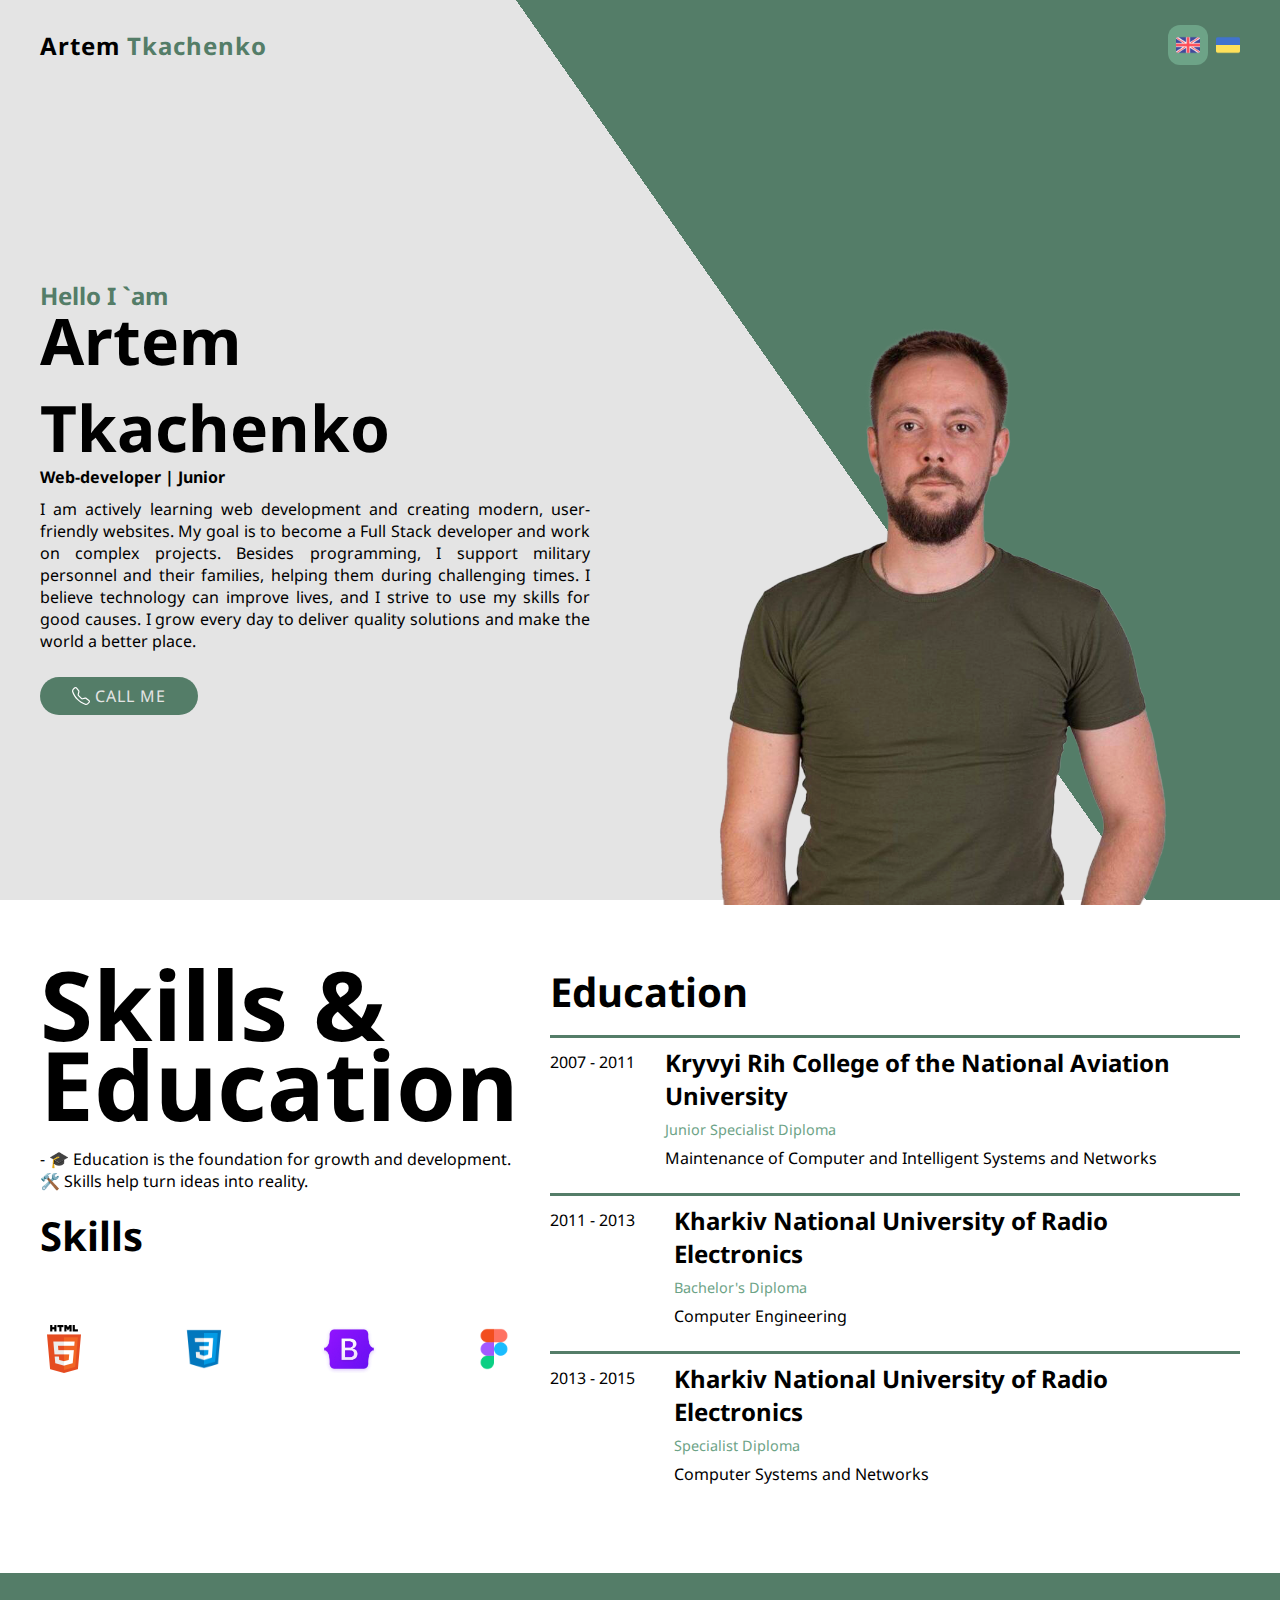
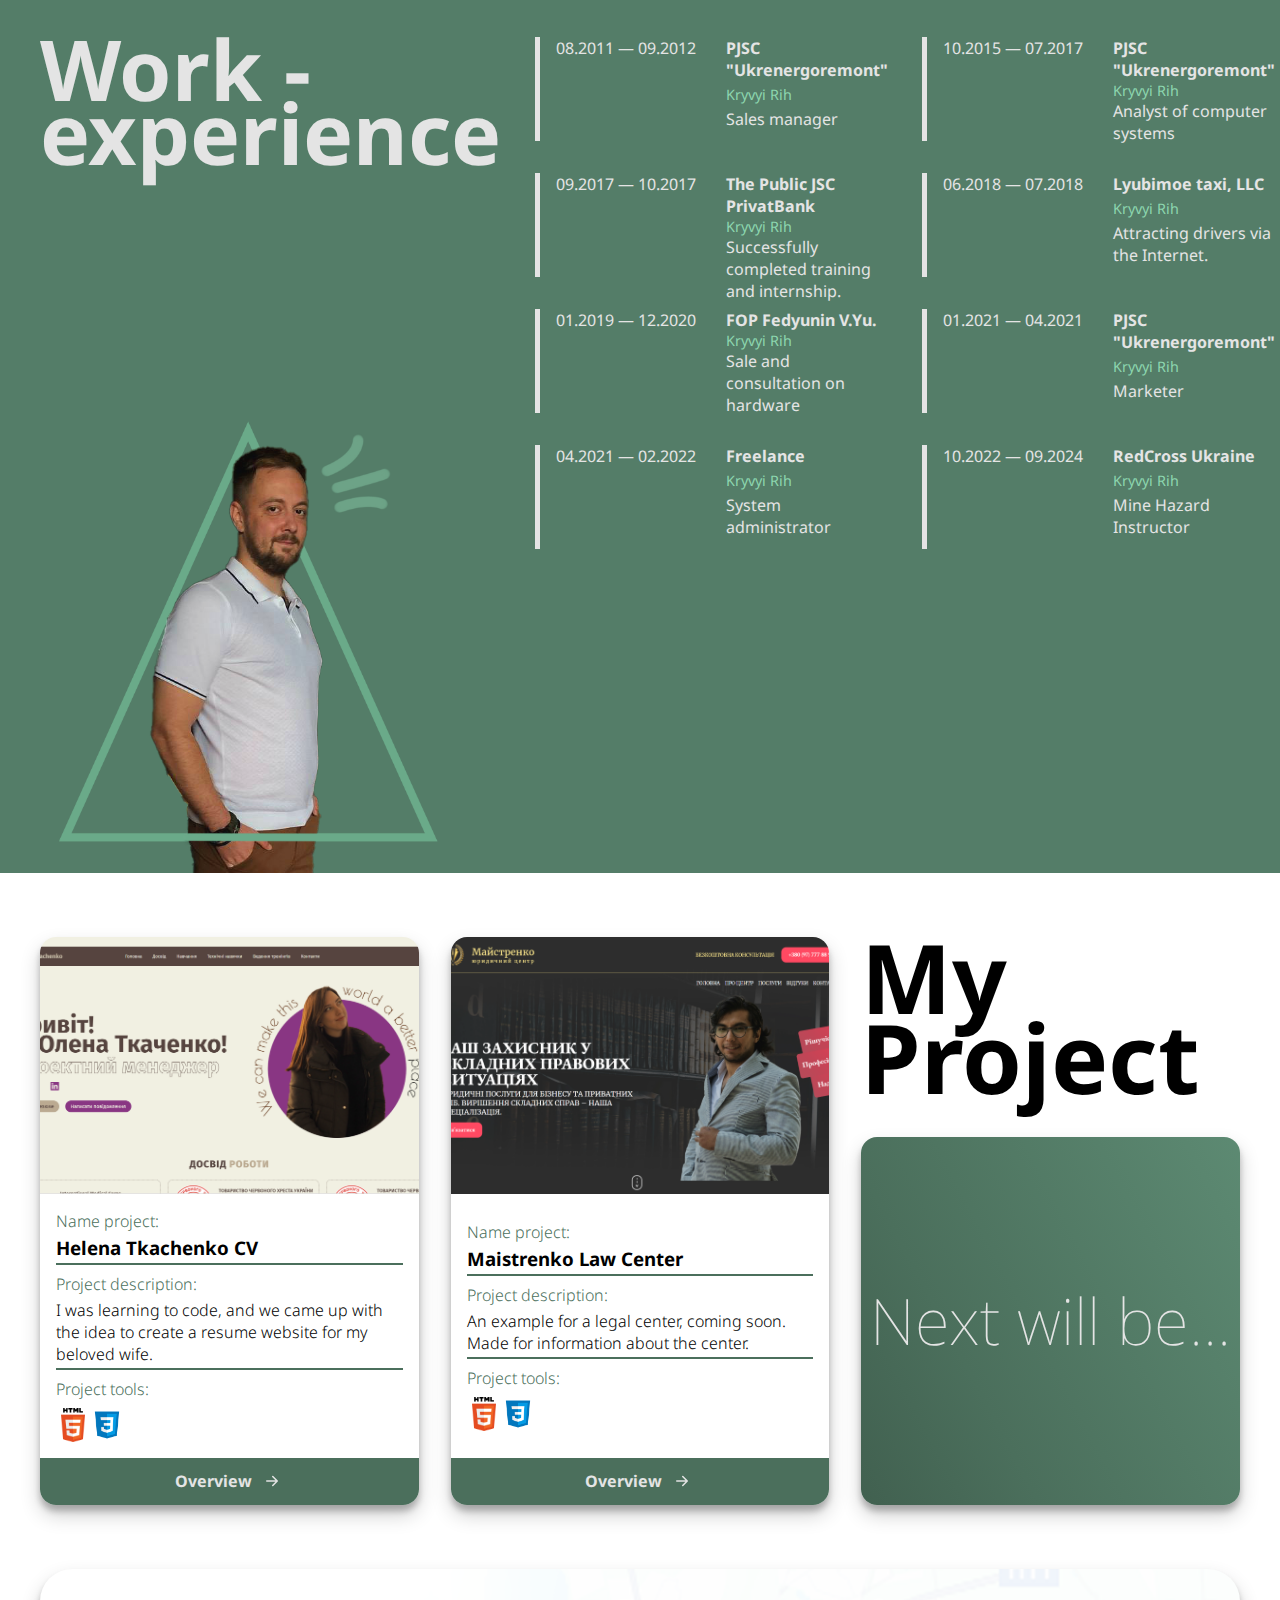
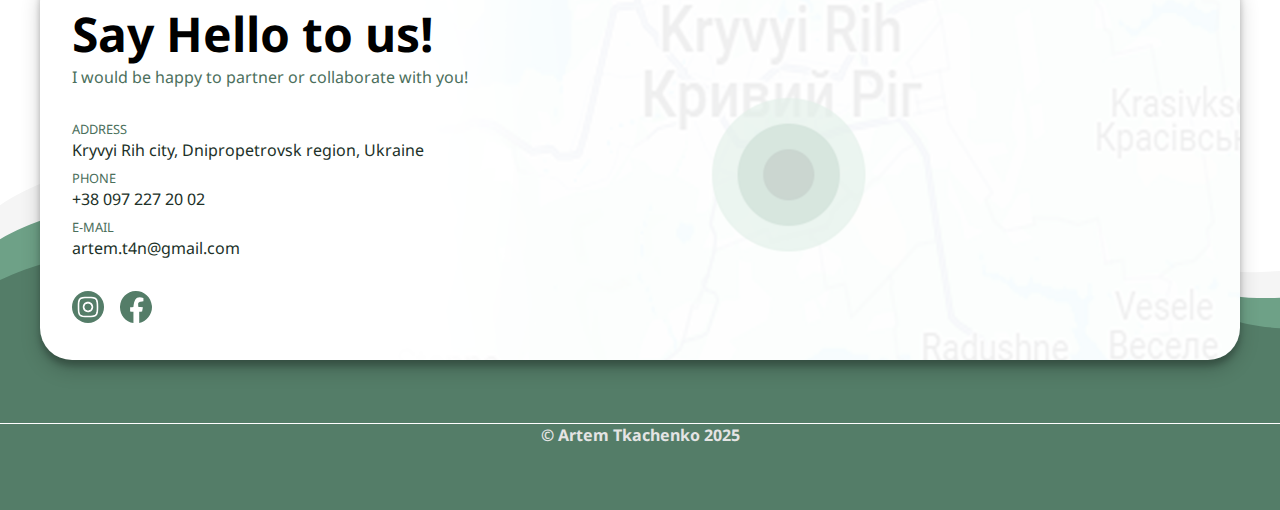
<file: index.html>
<!DOCTYPE html>
<html lang="en">
<head>
    <meta charset="UTF-8">
    <meta name="viewport" content="width=device-width, initial-scale=1.0">
    <title>Artem Tkachenko</title>
    <link rel="stylesheet" href="./style/style.css">
    <link rel="shortcut icon" href="./accest/images/favicon.png" type="image/x-icon">
    <link rel="preconnect" href="https://fonts.googleapis.com">
    <link rel="preconnect" href="https://fonts.gstatic.com" crossorigin>
    <link href="https://fonts.googleapis.com/css2?family=Arsenal+SC:ital,wght@0,400;0,700;1,400;1,700&family=Noto+Sans:ital,wght@0,100..900;1,100..900&display=swap" rel="stylesheet">
</head>
<body>
    <!--Header Block-->
    <header id="header" class="header">
        <section class="container">
            <div class="header-top">
                <a href="#" class="logotype">Artem <span class="green-color">Tkachenko</span></a>
                <div class="language">
                    <div class="language-items active-lang">
                        <a href="#"><img src="./accest/images/icon/united-kingdom.png" alt="United Kingdom icon language" height="24"></a>
                    </div>
                    <div class="language-items">
                        <a href="./ua/index.html"><img src="./accest/images/icon/ukraine.png" alt="Ukraine icon language" height="24"></a>
                    </div>
                </div>
            </div>
            <div class="hero">
                <div class="hero-text">
                    <div class="my-name"><span class="green-color">Hello I `am</span>
                    <h1>Artem Tkachenko</h1></div>
                    <p class="my-profession">Web-developer | Junior</p>
                    <p class="my-info">
                         I am actively learning web development and creating modern, user-friendly websites. My goal is to become a Full Stack developer and work on complex projects. Besides programming, I support military personnel and their families, helping them during challenging times. I believe technology can improve lives, and I strive to use my skills for good causes. I grow every day to deliver quality solutions and make the world a better place.
                    </p>
                    <div class="message-me">
                        <a href="tel:+380972272002" class="btn-link flex-link"><img src="./accest/images/icon/telephone-forward-fill.svg" alt=""> Call me  </a>
                    </div>
                </div>
                <div class="hero-img">
                    <img src="./accest/images/artem-tkachenko-avatar.png" alt="Artem Tkachenko photo" height="640">
                </div>
                </div>
            </div>   
        </section>
    </header>
    
    <!--Main Block-->
    <main id="main" class="main">
        <div class="container">
            <div class="education">
                <div class="education-title">
                    <h2>Skills & <br/>Education</h2>
                    <p>- 🎓 Education is the foundation for growth and development. 🛠️ Skills help turn ideas into reality.</p>
                </div>
                <div class="education-info">
                    <h3>Education</h3>
                    <div class="education-info-items">
                        <div class="education-info-item">
                            <div class="education-time">2007 - 2011</div>
                            <div class="education-name-info">
                                <div class="education-name-ucniversity"><p>Kryvyi Rih College of the National Aviation University
                                </p></div>
                                <div class="education-diploma"><p>Junior Specialist Diploma</p></div>
                                <div class="education-name-specialty"><p>Maintenance of Computer and Intelligent Systems and Networks
                                </p></div>
                            </div>
                        </div>
                        <div class="education-info-item">
                            <div class="education-time">2011 - 2013</div>
                            <div class="education-name-info">
                                <div class="education-name-ucniversity"><p>Kharkiv National University of Radio Electronics
                                </p></div>
                                <div class="education-diploma"><p>Bachelor's Diploma</p></div>
                                <div class="education-name-specialty"><p>Computer Engineering
                                </p></div>
                            </div>
                        </div>
                        <div class="education-info-item">
                            <div class="education-time">2013 - 2015</div>
                            <div class="education-name-info">
                                <div class="education-name-ucniversity"><p>Kharkiv National University of Radio Electronics
                                </p></div>
                                <div class="education-diploma"><p>Specialist Diploma</p></div>
                                <div class="education-name-specialty"><p>Computer Systems and Networks
                                </p></div>
                            </div>
                        </div>
                    </div>
                </div>
                <div class="skills">
                    <h3>Skills</h3>
                    <div class="skills-items">
                        <div class="skill-item">
                            <img src="./accest/images/icon/html5.png" alt="Icon HTML5">
                        </div>
                        <div class="skill-item">
                            <img src="./accest/images/icon/css3.png" alt="Icon CSS3">
                        </div>
                        <div class="skill-item">
                            <img src="./accest/images/icon/bootstrap.png" alt="Boostrap Icon">
                        </div>
                        <div class="skill-item">
                            <img src="./accest/images/icon/figma.png" alt="Figma Icon">
                        </div>
                    </div>
                </div>
            </div>
        </div>
        <div class="work-experience">
            <div class="container work-box">
                <div class="work-title">
                    <h2>Work - <br/> experience</h2>
                </div>
                <div class="work-images-block">
                    <img src="./accest/images/artem-tkachenko-avatar-two.png" alt="Artem Tkachenko Photo 2">
                </div>
                <div class="work-information">
                    <div class="work-item">
                        <div class="work-date">
                            <p>08.2011 — 09.2012</p>
                        </div>
                        <div class="work-company">
                            <p>PJSC "Ukrenergoremont"</p>
                        </div>
                        <div class="work-city">Kryvyi Rih</div>
                        <div class="work-position">
                            <p>Sales manager</p>
                        </div>
                    </div>
                    <div class="work-item">
                        <div class="work-date">
                            <p>10.2015 — 07.2017</p>
                        </div>
                        <div class="work-company">
                            <p>PJSC "Ukrenergoremont"</p>
                        </div>
                        <div class="work-city">Kryvyi Rih</div>
                        <div class="work-position">
                            <p>Analyst of computer systems</p>
                        </div>
                    </div>
                    <div class="work-item">
                        <div class="work-date">
                            <p>09.2017 — 10.2017</p>
                        </div>
                        <div class="work-company">
                            <p>The Public JSC PrivatBank</p>
                        </div>
                        <div class="work-city">Kryvyi Rih</div>
                        <div class="work-position">
                            <p>Successfully completed training and internship.</p>
                        </div>
                    </div>
                    <div class="work-item">
                        <div class="work-date">
                            <p>06.2018 — 07.2018</p>
                        </div>
                        <div class="work-company">
                            <p>Lyubimoe taxi, LLC</p>
                        </div>
                        <div class="work-city">Kryvyi Rih</div>
                        <div class="work-position">
                            <p>Attracting drivers via the Internet.</p>
                        </div>
                    </div>
                    <div class="work-item">
                        <div class="work-date">
                            <p>01.2019 — 12.2020</p>
                        </div>
                        <div class="work-company">
                            <p>FOP Fedyunin V.Yu.</p>
                        </div>
                        <div class="work-city">Kryvyi Rih</div>
                        <div class="work-position">
                            <p>Sale and consultation on hardware</p>
                        </div>
                    </div>
                    <div class="work-item">
                        <div class="work-date">
                            <p>01.2021 — 04.2021</p>
                        </div>
                        <div class="work-company">
                            <p>PJSC "Ukrenergoremont"</p>
                        </div>
                        <div class="work-city">Kryvyi Rih</div>
                        <div class="work-position">
                            <p>Marketer</p>
                        </div>
                    </div>
                    <div class="work-item">
                        <div class="work-date">
                            <p>04.2021 — 02.2022</p>
                        </div>
                        <div class="work-company">
                            <p>Freelance</p>
                        </div>
                        <div class="work-city">Kryvyi Rih</div>
                        <div class="work-position">
                            <p>System administrator</p>
                        </div>
                    </div>
                    <div class="work-item">
                        <div class="work-date">
                            <p>10.2022 — 09.2024</p>
                        </div>
                        <div class="work-company">
                            <p>RedCross Ukraine</p>
                        </div>
                        <div class="work-city">Kryvyi Rih</div>
                        <div class="work-position">
                            <p>Mine Hazard Instructor</p>
                        </div>
                    </div>
                </div>
            </div>
        </div>
        <div class="container">
            <div class="my-projects">
                <div class="projects-title">
                    <h2>My<br /> Project</h2>
                </div>
                <div class="project-block project-1">
                    <div class="project-image">
                        <img src="./accest/images/projects/HelenaTkachenko.png" alt="Project website for Helena Tkachenko">
                    </div>
                    <div class="project-text">
                        <div class="project-name">
                            <p class="project-title">Name project: </p>
                            <h3 class="p02-block-project">Helena Tkachenko CV</h3>
                        </div>
                        <div class="project-description">
                            <p class="project-title">Project description: </p>
                            <p class="project-description-txt p02-block-project">I was learning to code, and we came up with the idea to create a resume website for my beloved wife.  </p>
                        </div>
                        <div class="project-tools">
                            <p class="project-title">Project tools: </p>
                            <div class="project-tools-items">
                                <img src="./accest/images/icon/html5.png" alt="HTML 5 icon">
                                <img src="./accest/images/icon/css3.png" alt="CSS icon">
                            </div>
                        </div>
                    </div>
                    <div class="btn-full-block">
                        <a href="https://helena-tkachenko.netlify.app/" target="_blank">Overview
                            <svg xmlns="http://www.w3.org/2000/svg" width="24" height="24" fill="currentColor" class="bi bi-arrow-right-short" viewBox="0 0 16 16">
                            <path fill-rule="evenodd" d="M4 8a.5.5 0 0 1 .5-.5h5.793L8.146 5.354a.5.5 0 1 1 .708-.708l3 3a.5.5 0 0 1 0 .708l-3 3a.5.5 0 0 1-.708-.708L10.293 8.5H4.5A.5.5 0 0 1 4 8"/>
                          </svg></a>
                    </div>
                </div>
                <div class="project-block project-2">
                    <div class="project-image">
                        <img src="./accest/images/projects/Maistrenko.png" alt="Project website for Maksim Maistrenko">
                    </div>
                    <div class="project-text">
                        <div class="project-name">
                            <p class="project-title">Name project: </p>
                            <h3 class="p02-block-project">Maistrenko Law Center</h3>
                        </div>
                        <div class="project-description">
                            <p class="project-title">Project description: </p>
                            <p class="project-description-txt p02-block-project">An example for a legal center, coming soon. Made for information about the center.</p>
                        </div>
                        <div class="project-tools">
                            <p class="project-title">Project tools: </p>
                            <div class="project-tools-items">
                                <img src="./accest/images/icon/html5.png" alt="HTML 5 icon">
                                <img src="./accest/images/icon/css3.png" alt="CSS icon">
                            </div>
                        </div>
                    </div>
                    <div class="btn-full-block">
                        <a href="https://maystrenko.netlify.app" target="_blank">Overview
                            <svg xmlns="http://www.w3.org/2000/svg" width="24" height="24" fill="currentColor" class="bi bi-arrow-right-short" viewBox="0 0 16 16">
                            <path fill-rule="evenodd" d="M4 8a.5.5 0 0 1 .5-.5h5.793L8.146 5.354a.5.5 0 1 1 .708-.708l3 3a.5.5 0 0 1 0 .708l-3 3a.5.5 0 0 1-.708-.708L10.293 8.5H4.5A.5.5 0 0 1 4 8"/>
                          </svg></a>
                    </div>
                </div>
                <div class="project-block project-information">
                    <p>Next will be...</p>
                </div>
            </div>
        </div>
        <section class="contact">
            <div class="container">
                <div class="contact-box">
                        <div class="contact-welcome">
                            <h2>Say Hello to us!</h2>
                            <p>I would be happy to partner or collaborate with you!</p>
                        </div>
                        <div class="contact-information">
                            <div class="contact-address">
                                <p>Address</p>
                                <a href="https://maps.app.goo.gl/GwkGtrSG1kaXCHMe7" target="_blank">Kryvyi Rih city,
                                    Dnipropetrovsk region, Ukraine</a>
                            </div>
                            <div class="contact-phone">
                                <p>Phone</p>
                                <a href="tel:380972272002">+38 097 227 20 02</a>
                            </div>
                            <div class="contact-email">
                                <p>E-mail</p>
                                <a href="mailto:artem.t4n@gmail.com">artem.t4n@gmail.com</a>
                            </div>
                        </div>
                        <div class="contact-link">
                            <div class="contact-social">
                                <a href="#"><img src="./accest/images/icon/social/instagram.svg" alt="Instagram Icon"></a>
                                <a href="#"><img src="./accest/images/icon/social/facebook.svg" alt="Facebook Icon"></a>
                            </div>
                        </div>
                </div>
            </div>
        </section>
    </main>

    <!--Footer-->
    <footer id="footer">
        <p>© Artem Tkachenko 2025</p>
    </footer>
</body>
</html>
</file>
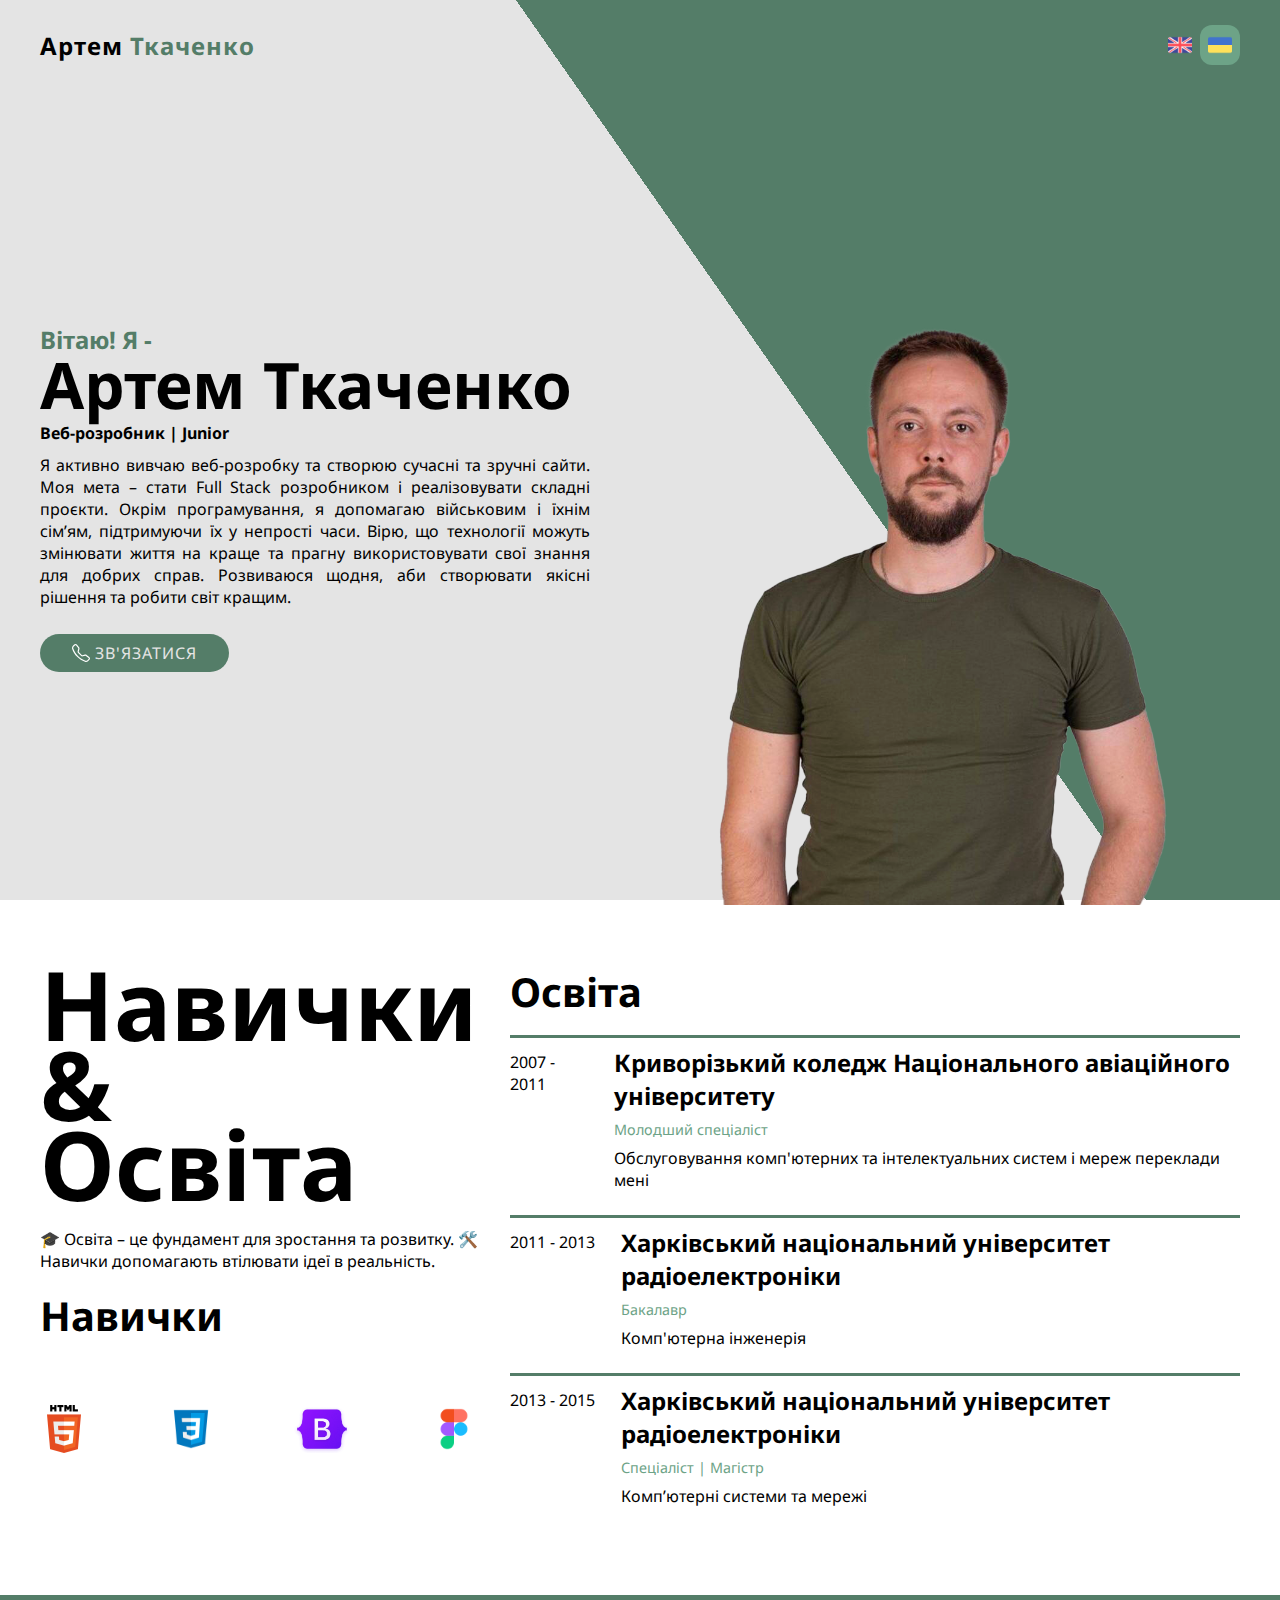
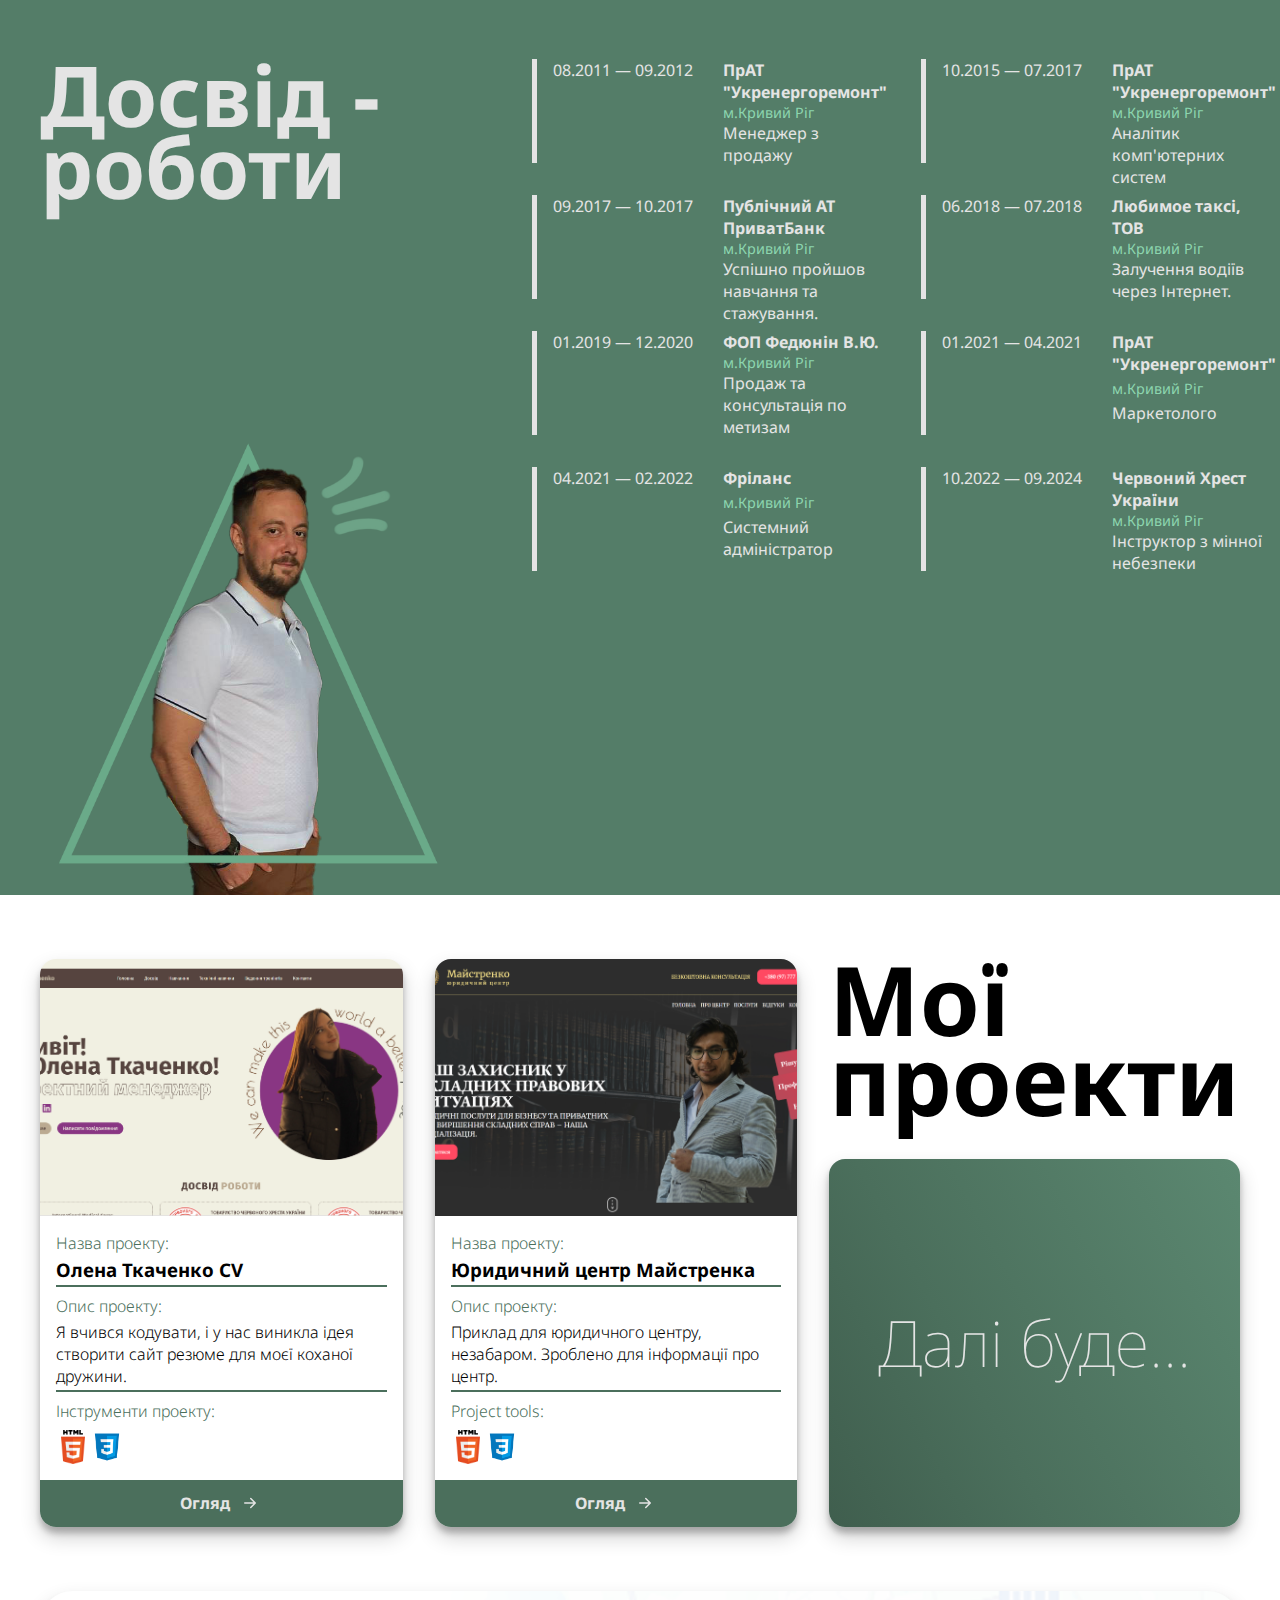
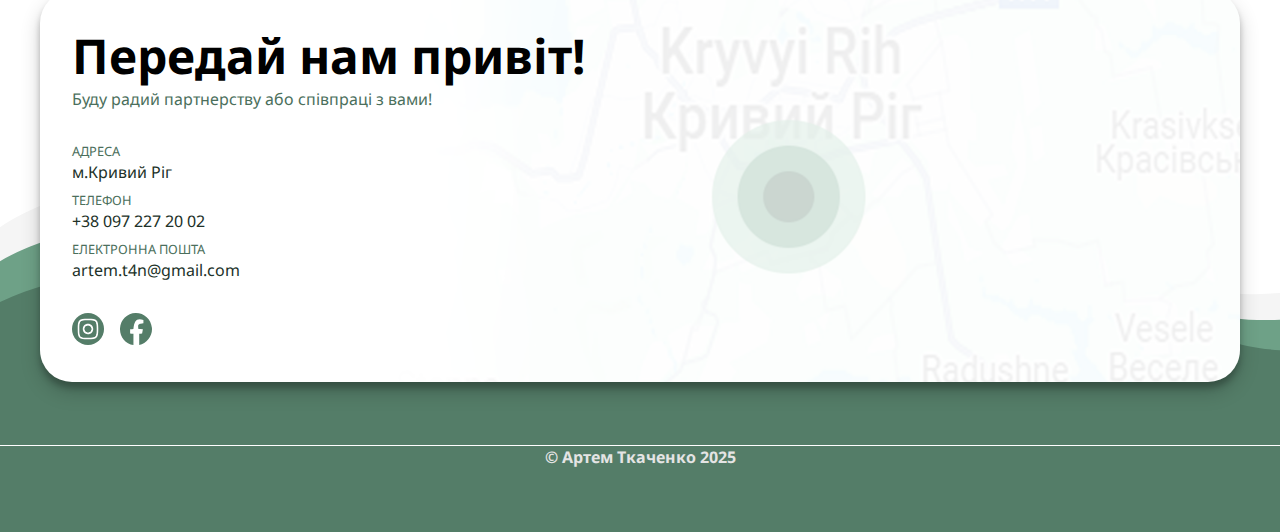
<file: ua/index.html>
<!DOCTYPE html>
<html lang="en">
<head>
    <meta charset="UTF-8">
    <meta name="viewport" content="width=device-width, initial-scale=1.0">
    <title>Artem Tkachenko</title>
    <link rel="stylesheet" href="../style/style.css">
    <link rel="stylesheet" href="./style/styleUa.css">
    <link rel="shortcut icon" href="../accest/images/favicon.png" type="image/x-icon">
    <link rel="preconnect" href="https://fonts.googleapis.com">
    <link rel="preconnect" href="https://fonts.gstatic.com" crossorigin>
    <link href="https://fonts.googleapis.com/css2?family=Arsenal+SC:ital,wght@0,400;0,700;1,400;1,700&family=Noto+Sans:ital,wght@0,100..900;1,100..900&display=swap" rel="stylesheet">
</head>
<body>
    <!--Header Block-->
    <header id="header" class="header">
        <section class="container">
            <div class="header-top">
                <a href="#" class="logotype">Артем <span class="green-color">Ткаченко</span></a>
                <div class="language">
                    <div class="language-items ">
                        <a href="../index.html"><img src="../accest/images/icon/united-kingdom.png" alt="United Kingdom icon language" height="24"></a>
                    </div>
                    <div class="language-items active-lang">
                        <a href="#"><img src="../accest/images/icon/ukraine.png" alt="Ukraine icon language" height="24"></a>
                    </div>
                </div>
            </div>
            <div class="hero">
                <div class="hero-text">
                    <div class="my-name"><span class="green-color">Вітаю! Я -</span>
                    <h1>Артем Ткаченко</h1></div>
                    <p class="my-profession">Веб-розробник | Junior</p>
                    <p class="my-info">
                        Я активно вивчаю веб-розробку та створюю сучасні та зручні сайти. Моя мета – стати Full Stack розробником і реалізовувати складні проєкти. Окрім програмування, я допомагаю військовим і їхнім сім’ям, підтримуючи їх у непрості часи. Вірю, що технології можуть змінювати життя на краще та прагну використовувати свої знання для добрих справ. Розвиваюся щодня, аби створювати якісні рішення та робити світ кращим.
                    </p>
                    <div class="message-me">
                        <a href="tel:+380972272002" class="btn-link flex-link">
                            <img src="../accest/images/icon/telephone-forward-fill.svg" alt="">   Зв'язатися</a>
                    </div>
                </div>
                <div class="hero-img">
                    <img src="../accest/images/artem-tkachenko-avatar.png" alt="Artem Tkachenko photo" height="640">
                </div>
                </div>
            </div>   
        </section>
    </header>
    
    <!--Main Block-->
    <main id="main">
        <section class="container">
            <div class="education">
                <div class="education-title">
                    <h2>Навички & <br/>Освіта</h2>
                    <p>🎓 Освіта – це фундамент для зростання та розвитку. 🛠️ Навички допомагають втілювати ідеї в реальність.</p>
                </div>
                <div class="education-info">
                    <h3>Освіта</h3>
                    <div class="education-info-items">
                        <div class="education-info-item">
                            <div class="education-time">2007 - 2011</div>
                            <div class="education-name-info">
                                <div class="education-name-ucniversity"><p>Криворізький коледж Національного авіаційного університету
                                </p></div>
                                <div class="education-diploma"><p>Молодший спеціаліст</p></div>
                                <div class="education-name-specialty"><p>Обслуговування комп'ютерних та інтелектуальних систем і мереж переклади мені
                                </p></div>
                            </div>
                        </div>
                        <div class="education-info-item">
                            <div class="education-time">2011 - 2013</div>
                            <div class="education-name-info">
                                <div class="education-name-ucniversity"><p>Харківський національний університет радіоелектроніки
                                </p></div>
                                <div class="education-diploma"><p>Бакалавр</p></div>
                                <div class="education-name-specialty"><p>Комп'ютерна інженерія
                                </p></div>
                            </div>
                        </div>
                        <div class="education-info-item">
                            <div class="education-time">2013 - 2015</div>
                            <div class="education-name-info">
                                <div class="education-name-ucniversity"><p>Харківський національний університет радіоелектроніки
                                </p></div>
                                <div class="education-diploma"><p>Спеціаліст | Магістр</p></div>
                                <div class="education-name-specialty"><p>Комп’ютерні системи та мережі
                                </p></div>
                            </div>
                        </div>
                    </div>
                </div>
                <div class="skills">
                    <h3>Навички</h3>
                    <div class="skills-items">
                        <div class="skill-item">
                            <img src="../accest/images/icon/html5.png" alt="Icon HTML5">
                        </div>
                        <div class="skill-item">
                            <img src="../accest/images/icon/css3.png" alt="Icon CSS3">
                        </div>
                        <div class="skill-item">
                            <img src="../accest/images/icon/bootstrap.png" alt="Boostrap Icon">
                        </div>
                        <div class="skill-item">
                            <img src="../accest/images/icon/figma.png" alt="Figma Icon">
                        </div>
                    </div>
                </div>
            </div>
        </section>
        <section class="work-experience">
            <div class="container work-box">
                <div class="work-title">
                    <h2>Досвід - <br/> роботи</h2>
                </div>
                <div class="work-images-block">
                    <img src="../accest/images/artem-tkachenko-avatar-two.png" alt="Artem Tkachenko Photo 2">
                </div>
                <div class="work-information">
                    <div class="work-item">
                        <div class="work-date">
                            <p>08.2011 — 09.2012</p>
                        </div>
                        <div class="work-company">
                            <p>ПрАТ "Укренергоремонт"</p>
                        </div>
                        <div class="work-city">м.Кривий Ріг</div>
                        <div class="work-position">
                            <p>Менеджер з продажу</p>
                        </div>
                    </div>
                    <div class="work-item">
                        <div class="work-date">
                            <p>10.2015 — 07.2017</p>
                        </div>
                        <div class="work-company">
                            <p>ПрАТ "Укренергоремонт"</p>
                        </div>
                        <div class="work-city">м.Кривий Ріг</div>
                        <div class="work-position">
                            <p>Аналітик комп'ютерних систем</p>
                        </div>
                    </div>
                    <div class="work-item">
                        <div class="work-date">
                            <p>09.2017 — 10.2017</p>
                        </div>
                        <div class="work-company">
                            <p>Публічний АТ ПриватБанк</p>
                        </div>
                        <div class="work-city">м.Кривий Ріг</div>
                        <div class="work-position">
                            <p>Успішно пройшов навчання та стажування.</p>
                        </div>
                    </div>
                    <div class="work-item">
                        <div class="work-date">
                            <p>06.2018 — 07.2018</p>
                        </div>
                        <div class="work-company">
                            <p>Любимое таксі, ТОВ</p>
                        </div>
                        <div class="work-city">м.Кривий Ріг</div>
                        <div class="work-position">
                            <p>Залучення водіїв через Інтернет.</p>
                        </div>
                    </div>
                    <div class="work-item">
                        <div class="work-date">
                            <p>01.2019 — 12.2020</p>
                        </div>
                        <div class="work-company">
                            <p>ФОП Федюнін В.Ю.</p>
                        </div>
                        <div class="work-city">м.Кривий Ріг</div>
                        <div class="work-position">
                            <p>Продаж та консультація по метизам</p>
                        </div>
                    </div>
                    <div class="work-item">
                        <div class="work-date">
                            <p>01.2021 — 04.2021</p>
                        </div>
                        <div class="work-company">
                            <p>ПрАТ "Укренергоремонт"</p>
                        </div>
                        <div class="work-city">м.Кривий Ріг</div>
                        <div class="work-position">
                            <p>Маркетолого</p>
                        </div>
                    </div>
                    <div class="work-item">
                        <div class="work-date">
                            <p>04.2021 — 02.2022</p>
                        </div>
                        <div class="work-company">
                            <p>Фріланс</p>
                        </div>
                        <div class="work-city">м.Кривий Ріг</div>
                        <div class="work-position">
                            <p>Системний адміністратор</p>
                        </div>
                    </div>
                    <div class="work-item">
                        <div class="work-date">
                            <p>10.2022 — 09.2024</p>
                        </div>
                        <div class="work-company">
                            <p>Червоний Хрест України</p>
                        </div>
                        <div class="work-city">м.Кривий Ріг</div>
                        <div class="work-position">
                            <p>Інструктор з мінної небезпеки</p>
                        </div>
                    </div>
                </div>
            </div>
        </section>
        <section class="container">
            <div class="my-projects">
                <div class="projects-title">
                    <h2>Мої<br /> проекти</h2>
                </div>
                <div class="project-block project-1">
                    <div class="project-image">
                        <img src="../accest/images/projects/HelenaTkachenko.png" alt="Project website for Helena Tkachenko">
                    </div>
                    <div class="project-text">
                        <div class="project-name">
                            <p class="project-title">Назва проекту: </p>
                            <h3 class="p02-block-project">Олена Ткаченко CV</h3>
                        </div>
                        <div class="project-description">
                            <p class="project-title">Опис проекту: </p>
                            <p class="project-description-txt p02-block-project">Я вчився кодувати, і у нас виникла ідея створити сайт резюме для моєї коханої дружини. </p>
                        </div>
                        <div class="project-tools">
                            <p class="project-title">Інструменти проекту: </p>
                            <div class="project-tools-items">
                                <img src="../accest/images/icon/html5.png" alt="HTML 5 icon">
                                <img src="../accest/images/icon/css3.png" alt="CSS icon">
                            </div>
                        </div>
                    </div>
                    <div class="btn-full-block">
                        <a href="https://helena-tkachenko.netlify.app/" target="_blank">Огляд
                            <svg xmlns="http://www.w3.org/2000/svg" width="24" height="24" fill="currentColor" class="bi bi-arrow-right-short" viewBox="0 0 16 16">
                            <path fill-rule="evenodd" d="M4 8a.5.5 0 0 1 .5-.5h5.793L8.146 5.354a.5.5 0 1 1 .708-.708l3 3a.5.5 0 0 1 0 .708l-3 3a.5.5 0 0 1-.708-.708L10.293 8.5H4.5A.5.5 0 0 1 4 8"/>
                          </svg></a>
                    </div>
                </div>
                <div class="project-block project-2">
                    <div class="project-image">
                        <img src="../accest/images/projects/Maistrenko.png" alt="Project website for Maksim Maistrenko">
                    </div>
                    <div class="project-text">
                        <div class="project-name">
                            <p class="project-title">Назва проекту: </p>
                            <h3 class="p02-block-project">Юридичний центр Майстренка</h3>
                        </div>
                        <div class="project-description">
                            <p class="project-title">Опис проекту: </p>
                            <p class="project-description-txt p02-block-project">Приклад для юридичного центру, незабаром. Зроблено для інформації про центр.</p>
                        </div>
                        <div class="project-tools">
                            <p class="project-title">Project tools: </p>
                            <div class="project-tools-items">
                                <img src="../accest/images/icon/html5.png" alt="HTML 5 icon">
                                <img src="../accest/images/icon/css3.png" alt="CSS icon">
                            </div>
                        </div>
                    </div>
                    <div class="btn-full-block">
                        <a href="https://maystrenko.netlify.app" target="_blank">Огляд
                            <svg xmlns="http://www.w3.org/2000/svg" width="24" height="24" fill="currentColor" class="bi bi-arrow-right-short" viewBox="0 0 16 16">
                            <path fill-rule="evenodd" d="M4 8a.5.5 0 0 1 .5-.5h5.793L8.146 5.354a.5.5 0 1 1 .708-.708l3 3a.5.5 0 0 1 0 .708l-3 3a.5.5 0 0 1-.708-.708L10.293 8.5H4.5A.5.5 0 0 1 4 8"/>
                          </svg></a>
                    </div>
                </div>
                <div class="project-block project-information">
                    <p>Далі буде...</p>
                </div>
            </div>
        </section>
        <section class="contact">
            <div class="container">
                <div class="contact-box">
                        <div class="contact-welcome">
                            <h2>Передай нам привіт!</h2>
                            <p>Буду радий партнерству або співпраці з вами!</p>
                        </div>
                        <div class="contact-information">
                            <div class="contact-address">
                                <p>Адреса</p>
                                <a href="https://maps.app.goo.gl/GwkGtrSG1kaXCHMe7" target="_blank">м.Кривий Ріг</a>
                            </div>
                            <div class="contact-phone">
                                <p>Телефон</p>
                                <a href="tel:380972272002">+38 097 227 20 02</a>
                            </div>
                            <div class="contact-email">
                                <p>Електронна пошта</p>
                                <a href="mailto:artem.t4n@gmail.com">artem.t4n@gmail.com</a>
                            </div>
                        </div>
                        <div class="contact-link">
                            <div class="contact-social">
                                <a href="https://www.facebook.com/artem.tchn"><img src="../accest/images/icon/social/instagram.svg" alt="Instagram Icon"></a>
                                <a href="https://www.instagram.com/tim_chon/"><img src="../accest/images/icon/social/facebook.svg" alt="Facebook Icon"></a>
                            </div>
                        </div>
                </div>
            </div>
        </section>
    </main>

    <!--Footer-->
    <footer id="footer">
        <p>© Артем Ткаченко 2025</p>
    </footer>
</body>
</html>
</file>
<file: style/style.css>
*{
    padding: 0;
    margin: 0;
}

body{
    font-family: "Noto Sans", sans-serif;
}


.btn-link{
    text-decoration: none;
    text-transform: uppercase;
    letter-spacing: 1px;
    background-color: #547d68;
    padding: 8px 32px;
    border-radius: 24px;
    color: #e4e4e4;
    transition: all 0.5s ease;
}

.btn-link:hover{
    background-color: #213128;
}
.flex-link{
    display: inline-flex;
    gap: 5px;
    align-items: center;
}

.flex-link > img{
    width: 18px;
}

.header{
    height: 100vh;
    width: 100%;
    background: linear-gradient(55deg, #e4e4e4 60%, #547d68 30%);
    margin-bottom: 4rem;
}

.header-top{
    display: grid;
    grid-template-columns: repeat(2,1fr);
    grid-template-rows: 10vh;
    align-items: center;
}

.logotype{
    text-decoration: none;
    color: black;
    font-weight: bold;
    font-size: 24px;
    letter-spacing: 1px;
}
.green-color{
    color: #547d68;
}

.language{
    justify-self: end;
    display: flex;
    align-items: center;
    gap: 0.5rem;
}

.language-items > a {
    display: flex;
    align-items: center;
    gap: 1rem;
}

.active-lang{
    background-color: #6da387;
    padding: 8px;
    border-radius: 12px;
}

.hero{
    display: grid;
    width: 100%;
    grid-template-rows: 90.5vh;
    grid-template-columns: 1fr 1fr;
    align-items: center;
}
.hero-text{
    display: flex;
    flex-direction: column;
    gap: 0.6rem;
}

.my-name > span{
    font-weight: bold;
    font-size: 1.5rem;
}

.my-name > h1{
    font-weight: bold;
    font-size: 4rem;
    margin:  -15px 0px;
}

.my-profession{
    font-weight: bold;
}
.my-info{
    text-align: justify;
}
.message-me{
    margin-top: 1rem;
}

.hero-img{
    justify-self: center;
    align-self: end;
    display: flex;
}

.hero-img > img{
    height: 650px;
}

.education{
    display: grid;
    grid-template-columns: 1fr 2fr;
    gap: 1rem 2rem;
    grid-template-rows: repeat(4, auto);
    margin-bottom: 4rem;
}

.education-title{
    display: flex;
    flex-direction: column;
    gap: 1.5rem;
}
.education-title > h2{
    font-size: 6rem;
    line-height: 5rem;
}

.education-info {
    grid-area: 1 / 2 / 4 / 3;
}

.education-info > h3{
    font-size: 2.5rem;
}
.education-time {
    padding-top: 5px;
    width: 100px;
}
.education-info-items{
    display: flex;
    flex-direction: column;
}
.education-info-item{
    display: flex;
    flex-direction: row;
    gap: 1.5rem;
    border-top: 3px solid #547D68;
    margin-top: 1rem;
    padding: 0.5rem 0rem;
}
.education-name-info{
    display: flex;
    flex-direction: column;
    gap: 0.5rem;
}
.education-name-ucniversity{
    font-size: 1.5rem;
    font-weight: bold;
}
.education-diploma{
    font-size: 0.9rem;
    color: #6da387;
}

.skills > h3 {
    font-size: 2.5rem;
    margin-bottom: 4rem;
}

.skills-items{
    display: grid;
    width: 100%;
    grid-template-columns: repeat(4,auto);
    grid-template-rows: 3rem;
    justify-content: space-between;
    align-items: center;
}

.skill-item > img{
    height: 3rem;
}

.work-experience{
    background-color: #547D68;
    margin-bottom: 4rem;
}

.work-box{
    padding-top: 4rem !important;
    color: #e4e4e4;
    display: grid;
    grid-template-columns: 1fr 2fr;
    grid-template-rows: 150px auto;
    gap: 1rem 2rem;
    height: 100vh;
}

.work-title{
    font-size: 3.5rem;
    line-height: 4rem;
}
.work-images-block{
    grid-area: 2/1/3/2;
    height: 100%;
    display: flex;
    align-items: flex-end;
}
.work-images-block > img{
    width: auto;
    height: 465px;
}

.work-item{
    border-left: 5px solid #e4e4e4;
    padding: 0rem 1rem;
    margin-left: 2px;
    margin-bottom: 1rem;
    display: grid;
    grid-template-columns: 170px 2fr;
    grid-template-rows: repeat(5,auto);
}
.work-date{
    grid-area: 1/1/5/2;
}

.work-company{
    font-weight: bold;
}
.work-city{
    font-size: 0.9rem;
    color: #8cd6af;
}

.work-information {
    grid-area: 1 / 2 / 3 / 3;
    display: grid;
    grid-template-columns: 1fr 1fr;
    grid-auto-rows: 120px;
    gap: 1rem;
}

.my-projects{
    display: grid;
    grid-template-columns: 1fr 1fr 1fr;
    grid-template-rows: 1fr 1fr 1fr;
    gap: 2rem;
    margin-bottom: 4rem;
}

.projects-title {
    grid-area: 1 / 3 / 2 / 4;
}
.projects-title > h2{
    font-size: 6rem;
    line-height: 5rem;
}
.project-block {
    display: flex;
    width: 100%;
    height: 100%;
    border-radius: 1rem;
    box-shadow: 0 10px 20px rgba(0, 0, 0, 0.19), 0 6px 6px rgba(0, 0, 0, 0.23);
    flex-direction: column;
    justify-content: space-between;
    flex-wrap: nowrap;
}
.project-image{
    width: 100%;
    height: 257px;
    overflow: hidden;
}

.project-image > img{
    width: 100%;
    height: 100%;
    object-fit: cover;
    border-radius: 1rem 1rem 0rem 0rem;
    transition: transform 0.5s ease;
    
}

.project-image > img:hover{
    transform: scale(1.02);
}
.project-1 {
    grid-area: 1 / 1 / 4 / 2;
}
.project-2{
    grid-area: 1 / 2 / 4 / 3;
}

.project-information{
    grid-area: 2/3/4/4;
    background: linear-gradient(62deg, #213128, #4b6f5c, #6da387, #8cd6af);
    animation: gradient 15s ease infinite; 
    background-size: 400% 400%;
}

@-webkit-keyframes gradient{
    0% {
      background-position: 0 50%;
    }
    50% {
      background-position: 100% 50%;
    }
    100% {
       background-position: 0% 50%;
    }
  }
  @keyframes gradient{
    0% {
      background-position: 0 50%;
    }
    50% {
      background-position: 100% 50%;
    }
    100% {
       background-position: 0% 50%;
    }
  }

.project-text{
    padding: 1rem;
    display: flex;
    flex-direction: column;
    gap: 0.5rem;
}
.project-title{
    color: #4b6f5c;
    margin-bottom: 0.2rem;
    font-weight: 300;
}
.p02-block-project{
    padding-bottom: 0.2rem;
    border-bottom: 2px solid #4b6f5c;
}

.project-description-txt{
    font-weight: 300;
}

.project-tools-items{
    width: 100%;
    margin-top: 0.5rem;
    display: flex;
    flex-direction: row;
    align-items: center;
}

.project-tools-items > img{
    height: 34px;
}
.btn-full-block{
    width: 100%;
    display: flex;
    justify-content: center;
    align-items: center;
    
}
.btn-full-block > a{
    text-decoration: none;
    display: flex;
    justify-content: center;
    align-items: center;
    gap: 0.5rem;
    background-color: #4b6f5c;
    color: #e4e4e4;
    font-weight: bold;
    width: 100%;
    min-height: 47px;
    border-radius: 0rem  0rem 1rem 1rem;
    transition: all 0.5s ease;
}

.btn-full-block > a:hover{
    background-color: #213128;
}

.project-information{
    display: flex;
    align-items: center;
    justify-content: center;
    color: #e4e4e4;
    font-size: 4rem;
    font-weight: lighter;
}

.contact-social img{
    height: 2rem;
}
.contact{
    background-image: url(../accest/images/bg-contact.svg);
    background-repeat: no-repeat;
    background-size: 100%;
    background-position: bottom;
    height: 100%;
    padding-bottom: 4rem;
}
.contact-box{
    box-shadow: 0 10px 20px rgba(0, 0, 0, 0.19), 0 6px 6px rgba(0, 0, 0, 0.23);
    padding: 2rem;
    border-radius: 2rem;
    background-image: url(../accest/images/contact-bg.png);
    background-repeat: no-repeat;
    background-position: right;
    background-size: 100vh;
    background-color: #ffffff;
    display: flex;
    flex-direction: column;
    gap: 2rem;
}
.contact-welcome > h2{
    font-size: 3rem;
}
.contact-welcome > p{
    color: #4b6f5c;
}
.contact-information{
    display: flex;
    flex-direction: column;
    gap: 0.5rem;
}
.contact-information p{
    text-transform: uppercase;
    font-size: 0.8rem;
    color: #4b6f5c;
    margin-bottom: 0.06rem;
}
.contact-information a{
    text-decoration: none;
    color: #213128;
}
.contact-link{
    display: flex;
    flex-direction: row;
    flex-wrap: wrap;
    align-items: center;
}


.contact-social{
    display: flex;
    flex-direction: row;
    gap: 1rem;
}
.contact-social a{
    transition: all 0.5s ease;
}
.contact-social a:hover{
    transform: scale(1.2);
}

footer{
    display: flex;
    justify-content: center;
    align-items: center;
    padding-bottom: 4rem;
    font-weight: bold;
    background-color: #547D68;
    color: #e4e4e4;
}
@media (min-width: 1201px){
    .container{
        max-width: 100%; 
        margin: 0 auto;    
        padding: 0 40px;   
        box-sizing: border-box; 
    }
}
@media  (max-width: 1200px){
    .container{
        max-width: 1120px; 
        margin: 0 auto;    
        padding: 0 40px;   
        box-sizing: border-box; 
    }
    .hero-img > img {
        width: 100%;
        height: 100%;
        object-fit: cover;
        object-position: center;
    }
    .education-title {
        gap: 0.5rem;
    }
    .skills > h3 {
        margin-bottom: 1rem;
    }
    .work-images-block{
        display: none;
    }
    .work-experience {
        padding-bottom: 2rem;
    }
    .work-box {
        grid-template-columns: 1fr;
        grid-template-rows: 175px auto;
        gap: 1rem;
        padding-top: 2rem !important;
        height: 100%;
    }
    .work-information {
        grid-area: 2 / 1 / 2 / 3;
        grid-auto-rows: auto;
    }
    .project-information{
        font-size: 3rem;
    }

    .project-image {
        width: 100%;
        height: 200px;
        overflow: hidden;
    }
}

@media (max-width: 992px){
    .container{
        max-width: 952px; 
        margin: 0 auto;    
        padding: 0 20px;   
        box-sizing: border-box; 
    }
    
    
    .education{
        grid-template-columns: 1fr;
        gap: 1rem;
    }
    .education-title {
        grid-area: 1 / 1 / 2 / 3;
    }
    .education-title > h2 {
        font-size: 12vw;
        line-height: 10vw;
    }
    .skills {
        grid-area: 2 / 1 / 3 / 3;
    }

    .education-info {
        grid-area: 3 / 1 / 4 / 3;
    }

    .my-projects {
        grid-template-columns: repeat(4,1fr);
        grid-template-rows:repeat(3,1fr);
    }
    .projects-title {
        grid-area: 1 / 1 / 2 / 4;
    }
    .project-1 {
        grid-area: 2 / 1 / 4 / 3;
    }
    .project-2 {
        grid-area: 2 / 3 / 4 / 5;
    }
    .project-information{
        grid-area: 1 / 3 / 2 / 5;
    }
    
}

@media (max-width: 800px){
    
    .header {
        height: 100%;
    }
    .hero {
        grid-template-rows: 1fr 1fr;
        grid-template-columns: 1fr;
    }
    .my-name > h1 {
        line-height: 3.5rem;
        margin: 0;
    }
    .my-name > span {
        -webkit-text-stroke: 0.2px #e4e4e4;
    }
    .work-information{
        grid-template-columns: 1fr 1fr;
    }
    .work-item{
        grid-template-columns: 1fr;
    }
}

@media (max-width: 756px){

    .my-projects {
        grid-template-columns: repeat(4, 1fr);
        grid-template-rows: 160px repeat(3, 1fr);
    }
    .project-information {
        grid-area: 4 / 1 / 5 / 5;
    }
    .projects-title {
        grid-area: 1 / 1 / 2 / 5;
    }
}

@media (max-width: 576px){
    .header{
        background: linear-gradient(55deg, #e4e4e4 80%, #547d68 20%);
        margin-bottom: 2rem;
    }
    .work-title {
        font-size: 3rem;
        line-height: 3rem;
    }
    .projects-title > h2 {
        font-size: 4rem;
        line-height: 3.5rem;
    }
    .my-projects {
        gap: 1.5rem;
        grid-template-rows: 130px repeat(2, 1fr);
        margin-bottom: 2rem;
    }
    .project-1 {
        grid-area: 2 / 1 / 3 / 5;
    }
    .project-2 {
        grid-area: 3 / 1 / 4 / 5;
    }
    .project-information{
        display: none;
    }
    .work-information {
        grid-template-columns: 1fr;
    }
    .work-title {
        font-size: 2.5rem;
    }
    .work-box{
        grid-template-rows: 110px auto;
    }
    .education{
        margin-bottom: 2rem;
    }
    .work-experience{
        margin-bottom: 2rem;
    }
    .contact-welcome > h2{
        font-size: 9vw;
    }
    footer{
        padding-bottom: 2rem;
    }
}

@media (max-width:320px){
    .header-top{
        margin-bottom: 1rem;
    }

    .logotype{
        line-height: 1.5rem;
    }
    .hero {
        grid-template-rows: 1fr auto;
    }
    .my-name > h1{
        font-size: 2rem;
        line-height: 2rem;
    }
    .work-title {
        font-size: 2rem;
    }
}
</file>
<file: ua/style/styleUa.css>
.work-title{
    line-height: 4.5rem;
}

@media (max-width:768px){
    .work-box{
        grid-template-rows: 175px auto;
    }
    .projects-title > h2 {
        font-size: 5rem;
        line-height: 4rem;
    }
    
}

@media (max-width:426px){
    .work-box{
        grid-template-rows: 130px auto;
    }
    .work-title {
        line-height: 3.5rem;
    }
}

@media (max-width:320px){
    .work-box{
        grid-template-rows: 110px auto;
    }
    .work-title {
        line-height: 3rem;
    }
    .projects-title > h2 {
        font-size: 4rem;
        line-height: 3rem;
    }
    .my-projects {
        grid-template-rows: 120px repeat(2, 1fr);
    }
}
</file>
